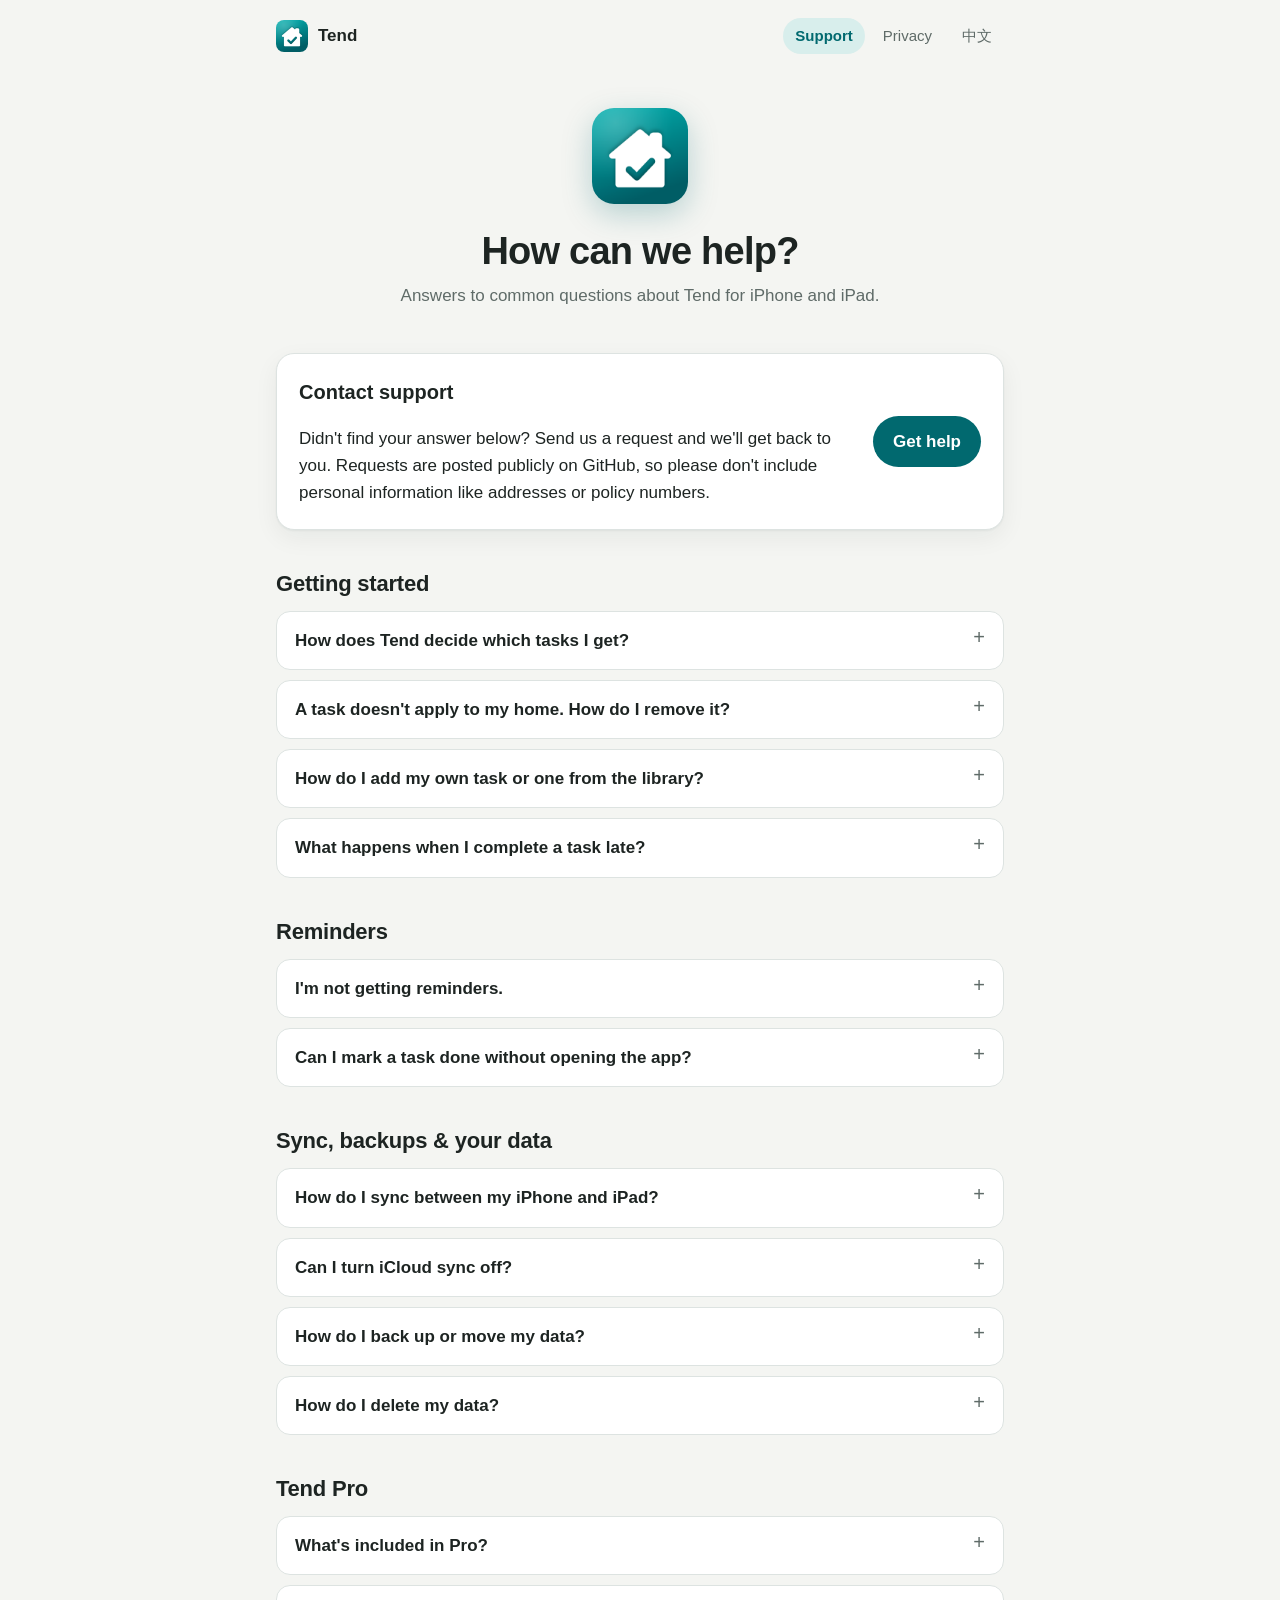
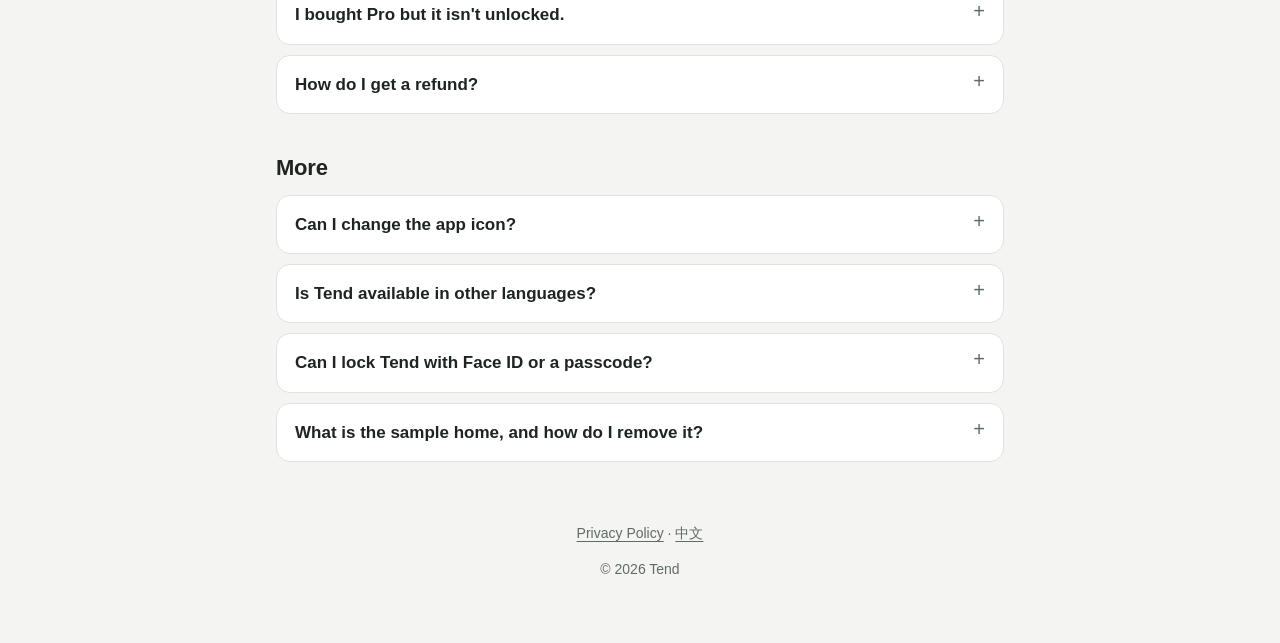
<file: index.html>
<!doctype html>
<html lang="en">
<head>
  <meta charset="utf-8">
  <meta name="viewport" content="width=device-width, initial-scale=1">
  <title>Tend Support</title>
  <meta name="description" content="Help and answers for Tend, the home maintenance app for iPhone and iPad.">
  <link rel="icon" href="assets/favicon.png">
  <link rel="apple-touch-icon" href="assets/icon.png">
  <link rel="alternate" hreflang="zh-Hans" href="zh/">
  <link rel="stylesheet" href="assets/style.css?v=2">
</head>
<body>
  <div class="wrap">
    <header class="site">
      <a class="brand" href="./"><img src="assets/favicon.png" alt="">Tend</a>
      <nav class="site" aria-label="Site">
        <a href="./" aria-current="page">Support</a>
        <a href="privacy.html">Privacy</a>
        <a href="zh/" lang="zh-Hans">中文</a>
      </nav>
    </header>

    <main>
      <section class="hero">
        <img src="assets/icon.png" alt="Tend app icon">
        <h1>How can we help?</h1>
        <p>Answers to common questions about Tend for iPhone and iPad.</p>
      </section>

      <section class="card contact" aria-labelledby="contact">
        <div class="text">
          <h2 id="contact">Contact support</h2>
          <p>Didn't find your answer below? Send us a request and we'll get back to you. Requests are posted publicly on GitHub, so please don't include personal information like addresses or policy numbers.</p>
        </div>
        <a class="button" href="https://github.com/Agoober/tend-support/issues/new/choose">Get help</a>
      </section>

      <h2 class="section">Getting started</h2>

      <details>
        <summary>How does Tend decide which tasks I get?</summary>
        <p>During setup you tell Tend your home type, hemisphere, whether your winters freeze, and what your home has (like a furnace, gutters or a pool). It picks the maintenance tasks that apply and spreads them across the year so you're never swamped. Seasonal tasks land in the right season — flipped for the Southern Hemisphere.</p>
        <p>To change your answers later, go to <strong>Home</strong> › tap your home's name. When you add features, Tend offers the matching tasks.</p>
      </details>

      <details>
        <summary>A task doesn't apply to my home. How do I remove it?</summary>
        <p>Press and hold the task (or open it) and choose <strong>Doesn't Apply to My Home</strong>. It's hidden from your plan but kept, so you can restore it from <strong>Plan</strong> › <strong>Hidden Tasks</strong>. You can also delete it.</p>
      </details>

      <details>
        <summary>How do I add my own task or one from the library?</summary>
        <p>In <strong>Plan</strong>, tap <kbd>+</kbd>. Choose <strong>New Task</strong> to create your own schedule, or <strong>Browse Task Library</strong> for dozens more expert tasks with step-by-step instructions.</p>
      </details>

      <details>
        <summary>What happens when I complete a task late?</summary>
        <p>Seasonal tasks (like "clean gutters in fall") keep their slot, so they're due again next season. Other tasks (like HVAC filters) repeat from the day you actually did them. You can also skip a task once, or snooze it to later.</p>
      </details>

      <h2 class="section">Reminders</h2>

      <details>
        <summary>I'm not getting reminders.</summary>
        <ol>
          <li>Open the iPhone <strong>Settings</strong> app › <strong>Notifications</strong> › <strong>Tend</strong> and make sure <strong>Allow Notifications</strong> is on.</li>
          <li>In Tend, go to <strong>Settings</strong> (gear icon) › <strong>Reminders</strong> and check that <strong>Weekly summary</strong> and <strong>Alert on due date</strong> are on and the time is right.</li>
          <li>Check that a Focus mode isn't silencing Tend.</li>
          <li>Open Tend once — reminders are refreshed whenever you open the app.</li>
        </ol>
      </details>

      <details>
        <summary>Can I mark a task done without opening the app?</summary>
        <p>Yes. Press and hold a due-date notification and choose <strong>Mark done</strong> or <strong>Remind me tomorrow</strong>. You can also add the <strong>Up Next</strong> widget to your Home Screen and tap the circle next to a task, or ask Siri "What's due in Tend?"</p>
      </details>

      <h2 class="section">Sync, backups &amp; your data</h2>

      <details>
        <summary>How do I sync between my iPhone and iPad?</summary>
        <p>Sync is automatic and free. Sign in to the same Apple Account with iCloud turned on for Tend on both devices (iPhone <strong>Settings</strong> › your name › <strong>iCloud</strong>). On a new device, choose <strong>I already use Tend on another device</strong> during setup and your homes appear within a few moments.</p>
        <p>You can check sync status in Tend › <strong>Settings</strong> › <strong>Sync &amp; Privacy</strong>.</p>
      </details>

      <details>
        <summary>Can I turn iCloud sync off?</summary>
        <p>Yes. Go to Tend › <strong>Settings</strong> › <strong>Sync &amp; Privacy</strong> and switch off <strong>iCloud Sync</strong>, then close and reopen Tend. That device keeps its own copy and stops sending or receiving changes. Nothing is deleted from iCloud, and turning the switch back on catches up with changes from your other devices. The switch is per device.</p>
      </details>

      <details>
        <summary>How do I back up or move my data?</summary>
        <p>Go to <strong>Settings</strong> › <strong>Your Data</strong> › <strong>Back Up</strong>. This creates a single file with everything for that home, including photos and documents. Save it to Files or send it to yourself. To bring it back, use <strong>Restore from Backup</strong>.</p>
      </details>

      <details>
        <summary>How do I delete my data?</summary>
        <p>To delete one home and everything in it from all your devices, go to <strong>Home</strong> › tap your home's name › <strong>Delete This Home</strong>. To remove everything stored in iCloud, go to iPhone <strong>Settings</strong> › your name › <strong>iCloud</strong> › <strong>Manage Account Storage</strong> › <strong>Tend</strong>. See our <a href="privacy.html">privacy policy</a> for details.</p>
      </details>

      <h2 class="section">Tend Pro</h2>

      <details>
        <summary>What's included in Pro?</summary>
        <p>A one-time purchase — no subscription — that unlocks the Replacement Forecast with a 5-year budget, the Home Report PDF, the Document Scanner, and multiple homes. Everything else, including iCloud sync and backups, is free.</p>
      </details>

      <details>
        <summary>I bought Pro but it isn't unlocked.</summary>
        <p>Go to <strong>Settings</strong> › <strong>Restore Purchase</strong> while signed in to the Apple Account you purchased with. Pro is also shared with your Family Sharing group.</p>
      </details>

      <details>
        <summary>How do I get a refund?</summary>
        <p>Purchases are handled by Apple. Request a refund at <a href="https://reportaproblem.apple.com">reportaproblem.apple.com</a>.</p>
      </details>

      <h2 class="section">More</h2>

      <details>
        <summary>Can I change the app icon?</summary>
        <p>Yes — go to <strong>Settings</strong> › <strong>App Icon</strong> and pick one of seven designs.</p>
      </details>

      <details>
        <summary>Is Tend available in other languages?</summary>
        <p>Tend is available in English and Simplified Chinese and follows your device language. To use a different language just for Tend, go to iPhone <strong>Settings</strong> › <strong>Apps</strong> › <strong>Tend</strong> › <strong>Language</strong>. Tasks keep the language they were created in.</p>
      </details>

      <details>
        <summary>Can I lock Tend with Face ID or a passcode?</summary>
        <p>Yes, using iOS itself. On iOS 18 or later, touch and hold the Tend icon on your Home Screen and choose <strong>Require Face ID</strong> (or <strong>Require Passcode</strong>). You can also choose <strong>Hide and Require Face ID</strong> to keep the app out of sight. Tend doesn't have its own lock, so there is nothing extra to set up and it can't lock you out of your data.</p>
      </details>

      <details>
        <summary>What is the sample home, and how do I remove it?</summary>
        <p>On the welcome screen you can choose <strong>Explore with sample data</strong> to look around a filled-in, fictional home before entering your own. It is never added automatically. To remove it, go to <strong>Home</strong> › tap the home's name › <strong>Delete This Home</strong>, then create your own home.</p>
      </details>
    </main>

    <footer class="site">
      <p><a href="privacy.html">Privacy Policy</a> · <a href="zh/" lang="zh-Hans">中文</a></p>
      <p>© 2026 Tend</p>
    </footer>
  </div>
</body>
</html>
</file>
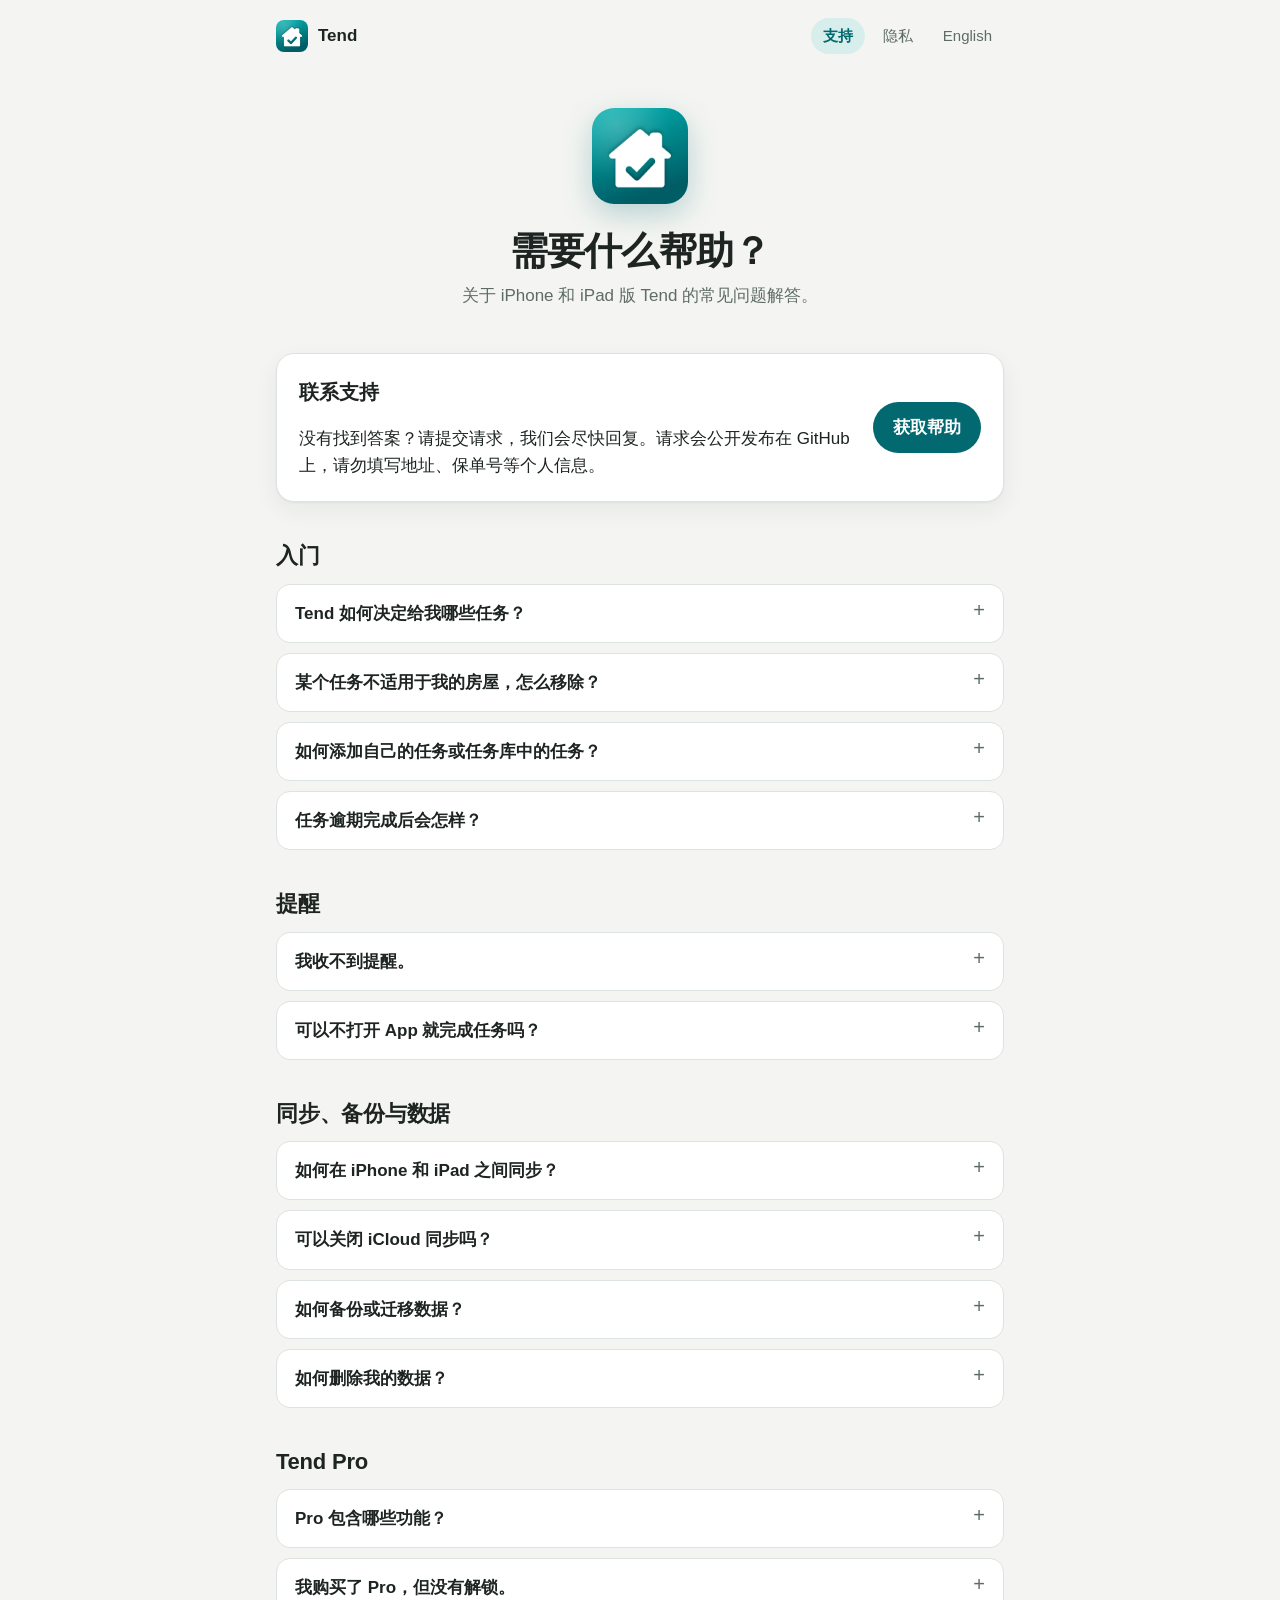
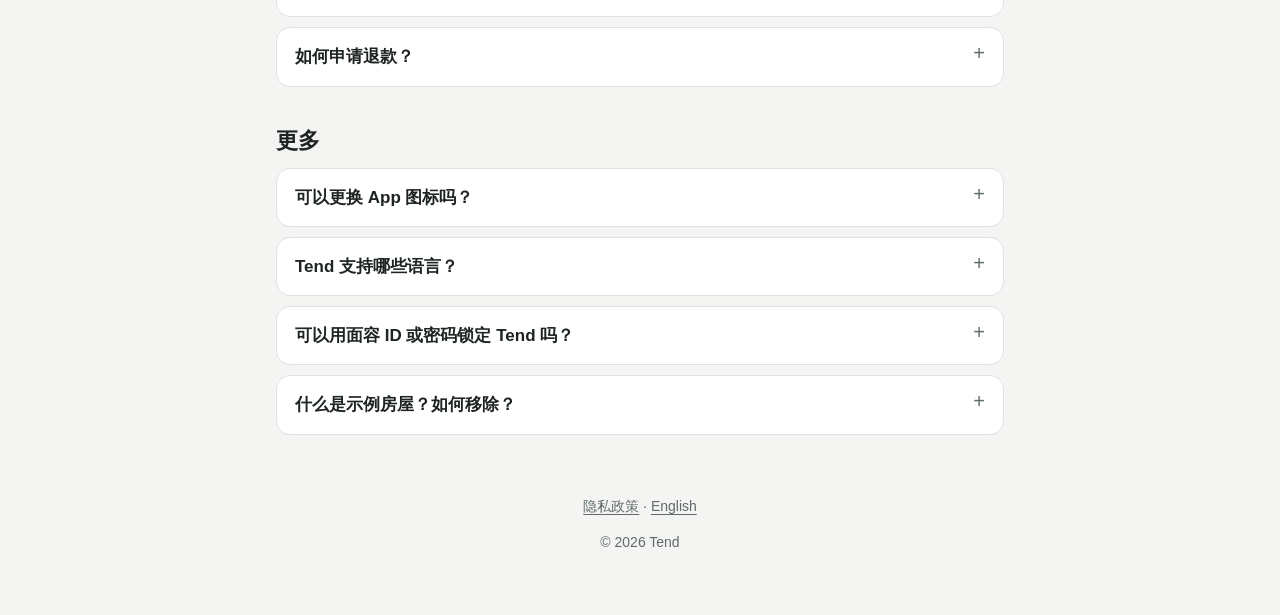
<file: zh/index.html>
<!doctype html>
<html lang="zh-Hans">
<head>
  <meta charset="utf-8">
  <meta name="viewport" content="width=device-width, initial-scale=1">
  <title>Tend 支持</title>
  <meta name="description" content="Tend（适用于 iPhone 和 iPad 的房屋维护 App）的帮助与常见问题。">
  <link rel="icon" href="../assets/favicon.png">
  <link rel="apple-touch-icon" href="../assets/icon.png">
  <link rel="alternate" hreflang="en" href="../">
  <link rel="stylesheet" href="../assets/style.css?v=2">
</head>
<body>
  <div class="wrap">
    <header class="site">
      <a class="brand" href="./"><img src="../assets/favicon.png" alt="">Tend</a>
      <nav class="site" aria-label="网站">
        <a href="./" aria-current="page">支持</a>
        <a href="privacy.html">隐私</a>
        <a href="../" lang="en">English</a>
      </nav>
    </header>

    <main>
      <section class="hero">
        <img src="../assets/icon.png" alt="Tend 应用图标">
        <h1>需要什么帮助？</h1>
        <p>关于 iPhone 和 iPad 版 Tend 的常见问题解答。</p>
      </section>

      <section class="card contact" aria-labelledby="contact">
        <div class="text">
          <h2 id="contact">联系支持</h2>
          <p>没有找到答案？请提交请求，我们会尽快回复。请求会公开发布在 GitHub 上，请勿填写地址、保单号等个人信息。</p>
        </div>
        <a class="button" href="https://github.com/Agoober/tend-support/issues/new/choose">获取帮助</a>
      </section>

      <h2 class="section">入门</h2>

      <details>
        <summary>Tend 如何决定给我哪些任务？</summary>
        <p>在设置过程中，你会告诉 Tend 房屋类型、所在半球、冬季是否结冰，以及家里有哪些设施（如暖炉、排水槽或泳池）。Tend 会挑选适用的维护任务，并分散安排在全年，让你不会手忙脚乱。季节性任务会落在正确的季节——南半球会自动对调。</p>
        <p>如需修改答案，请前往<strong>房屋</strong> › 轻点房屋名称。添加新设施后，Tend 会提供相应的任务。</p>
      </details>

      <details>
        <summary>某个任务不适用于我的房屋，怎么移除？</summary>
        <p>按住该任务（或打开它），选择<strong>不适用于我的房屋</strong>。任务会从计划中隐藏但仍会保留，你可以在<strong>计划</strong> › <strong>已隐藏的任务</strong>中恢复。也可以直接删除。</p>
      </details>

      <details>
        <summary>如何添加自己的任务或任务库中的任务？</summary>
        <p>在<strong>计划</strong>中轻点 <kbd>+</kbd>。选择<strong>新任务</strong>自定义时间安排，或选择<strong>浏览任务库</strong>，获取更多附带分步说明的专业任务。</p>
      </details>

      <details>
        <summary>任务逾期完成后会怎样？</summary>
        <p>季节性任务（如“秋季清理排水槽”）会保持原有时间段，下一季照常到期。其他任务（如空调滤网）会从你实际完成的那天开始重新计算。你也可以跳过一次，或推迟到之后。</p>
      </details>

      <h2 class="section">提醒</h2>

      <details>
        <summary>我收不到提醒。</summary>
        <ol>
          <li>打开 iPhone 的<strong>设置</strong> App › <strong>通知</strong> › <strong>Tend</strong>，确认<strong>允许通知</strong>已开启。</li>
          <li>在 Tend 中前往<strong>设置</strong>（齿轮图标）› <strong>提醒</strong>，确认<strong>每周摘要</strong>和<strong>到期当天提醒</strong>已开启，且时间正确。</li>
          <li>检查专注模式是否屏蔽了 Tend。</li>
          <li>打开一次 Tend——每次打开 App 时都会刷新提醒。</li>
        </ol>
      </details>

      <details>
        <summary>可以不打开 App 就完成任务吗？</summary>
        <p>可以。按住到期提醒通知，选择<strong>标记为完成</strong>或<strong>明天提醒我</strong>。你也可以在主屏幕添加<strong>接下来</strong>小组件，轻点任务旁的圆圈；或者问 Siri “Tend 里有什么到期了”。</p>
      </details>

      <h2 class="section">同步、备份与数据</h2>

      <details>
        <summary>如何在 iPhone 和 iPad 之间同步？</summary>
        <p>同步是自动且免费的。请在两台设备上登录同一个 Apple 账户，并为 Tend 开启 iCloud（iPhone <strong>设置</strong> › 你的姓名 › <strong>iCloud</strong>）。在新设备上设置时，选择<strong>我已在其他设备上使用 Tend</strong>，你的房屋很快就会出现。</p>
        <p>可以在 Tend › <strong>设置</strong> › <strong>同步与隐私</strong>中查看同步状态。</p>
      </details>

      <details>
        <summary>可以关闭 iCloud 同步吗？</summary>
        <p>可以。前往 Tend › <strong>设置</strong> › <strong>同步与隐私</strong>，关闭 <strong>iCloud 同步</strong>，然后完全关闭并重新打开 Tend。该设备会保留自己的副本，并停止发送和接收更改。iCloud 中不会删除任何内容，重新开启后会补上其他设备的更改。此开关仅针对当前设备。</p>
      </details>

      <details>
        <summary>如何备份或迁移数据？</summary>
        <p>前往<strong>设置</strong> › <strong>你的数据</strong> › <strong>备份</strong>。这会生成一个包含该房屋全部内容（含照片和文档）的文件，可以保存到“文件”App 或发送给自己。需要恢复时，使用<strong>从备份恢复</strong>。</p>
      </details>

      <details>
        <summary>如何删除我的数据？</summary>
        <p>要从所有设备上删除某套房屋及其全部内容，请前往<strong>房屋</strong> › 轻点房屋名称 › <strong>删除此房屋</strong>。要移除 iCloud 中存储的全部数据，请前往 iPhone <strong>设置</strong> › 你的姓名 › <strong>iCloud</strong> › <strong>管理账户储存空间</strong> › <strong>Tend</strong>。详见我们的<a href="privacy.html">隐私政策</a>。</p>
      </details>

      <h2 class="section">Tend Pro</h2>

      <details>
        <summary>Pro 包含哪些功能？</summary>
        <p>一次购买，无需订阅。解锁更换预测（含 5 年预算）、房屋报告 PDF、文档扫描和多套房屋。其他所有功能（包括 iCloud 同步和备份）都是免费的。</p>
      </details>

      <details>
        <summary>我购买了 Pro，但没有解锁。</summary>
        <p>请使用购买时的 Apple 账户登录，然后前往<strong>设置</strong> › <strong>恢复购买</strong>。Pro 也会与你的家人共享群组共享。</p>
      </details>

      <details>
        <summary>如何申请退款？</summary>
        <p>购买由 Apple 处理，请前往 <a href="https://reportaproblem.apple.com">reportaproblem.apple.com</a> 申请退款。</p>
      </details>

      <h2 class="section">更多</h2>

      <details>
        <summary>可以更换 App 图标吗？</summary>
        <p>可以。前往<strong>设置</strong> › <strong>应用图标</strong>，从七款设计中选择。</p>
      </details>

      <details>
        <summary>Tend 支持哪些语言？</summary>
        <p>Tend 支持英文和简体中文，并跟随设备语言。如需只为 Tend 使用其他语言，请前往 iPhone <strong>设置</strong> › <strong>App</strong> › <strong>Tend</strong> › <strong>语言</strong>。已创建的任务会保留创建时的语言。</p>
      </details>

      <details>
        <summary>可以用面容 ID 或密码锁定 Tend 吗？</summary>
        <p>可以，使用 iOS 自带功能即可。在 iOS 18 或更高版本中，长按主屏幕上的 Tend 图标，选择<strong>需要面容 ID</strong>（或<strong>需要密码</strong>）。也可以选择<strong>隐藏并需要面容 ID</strong>，让 App 不显示出来。Tend 没有自己的锁定功能，因此无需额外设置，也不会把你锁在数据之外。</p>
      </details>

      <details>
        <summary>什么是示例房屋？如何移除？</summary>
        <p>在欢迎页面，你可以选择<strong>用示例数据体验</strong>，在输入自己的信息之前先看看一个填好内容的虚构房屋。它不会被自动添加。要移除它，请前往<strong>房屋</strong> › 轻点房屋名称 › <strong>删除此房屋</strong>，然后创建你自己的房屋。</p>
      </details>
    </main>

    <footer class="site">
      <p><a href="privacy.html">隐私政策</a> · <a href="../" lang="en">English</a></p>
      <p>© 2026 Tend</p>
    </footer>
  </div>
</body>
</html>
</file>
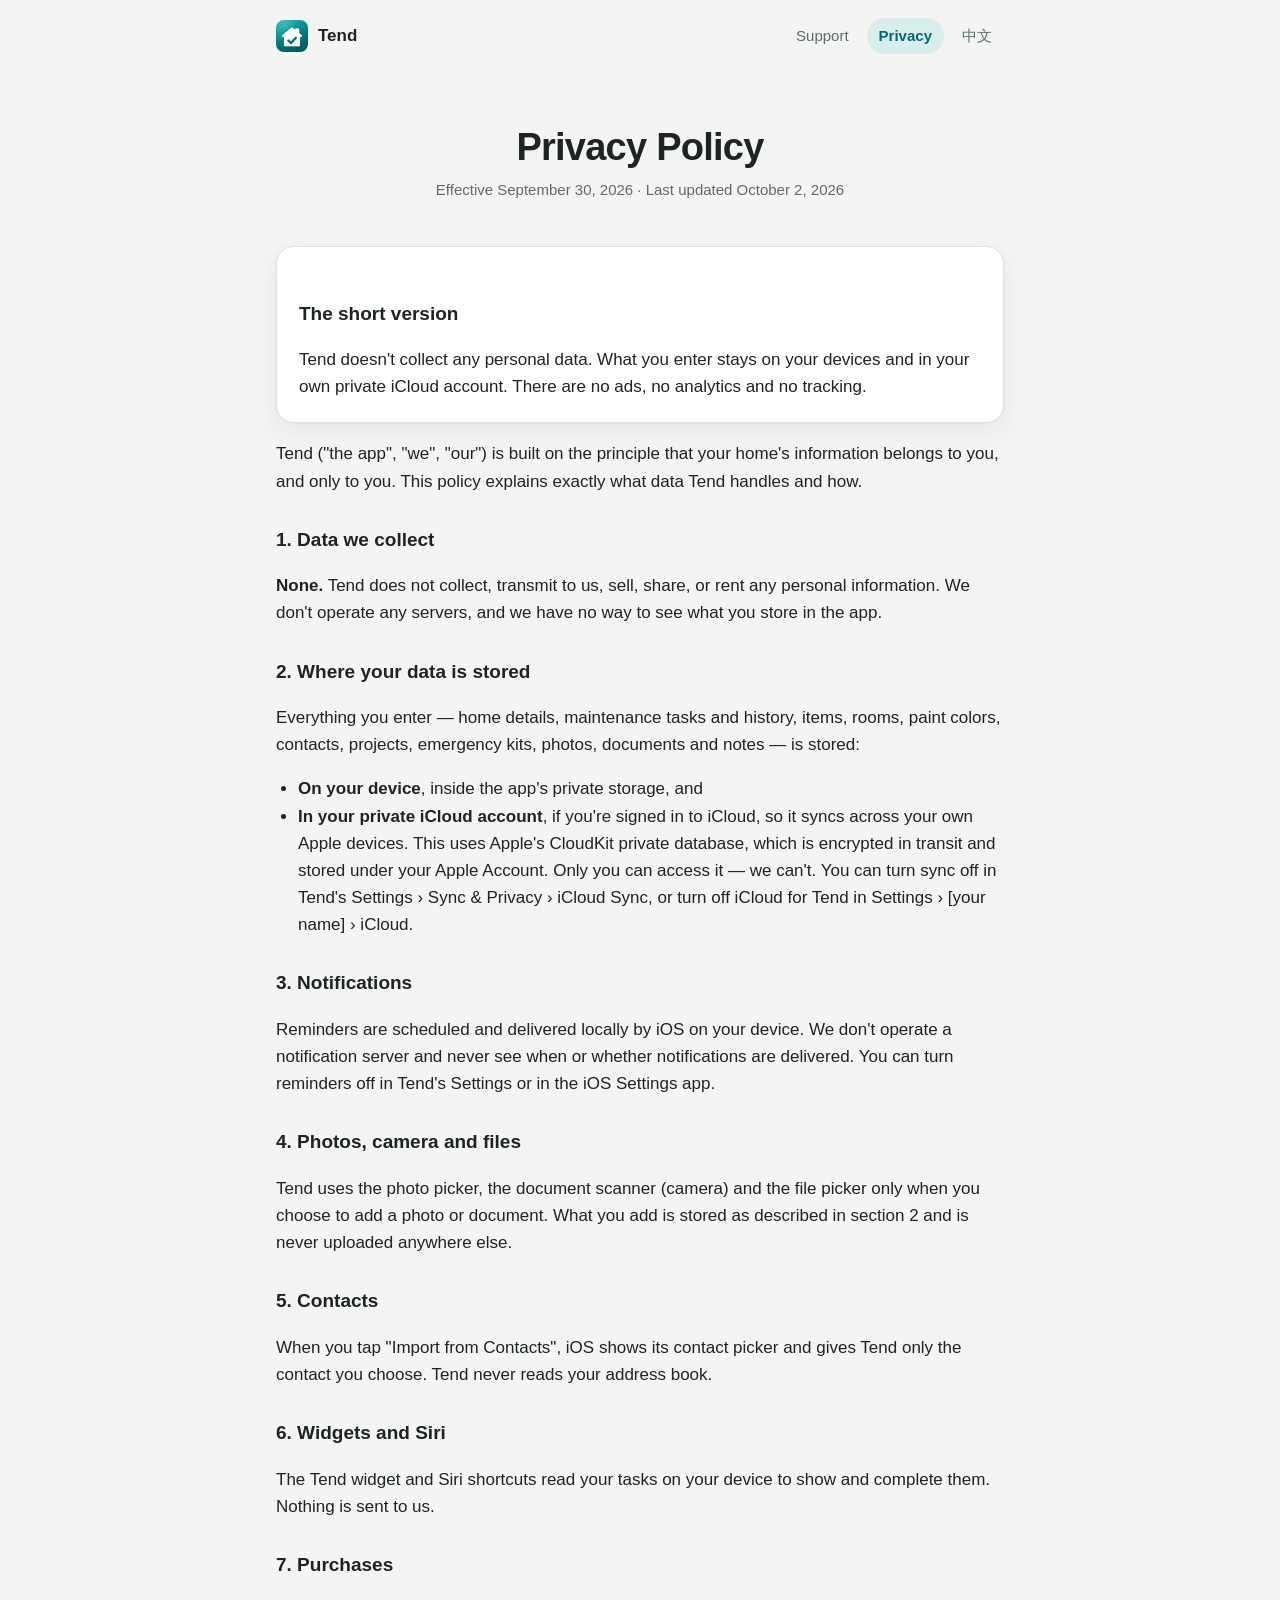
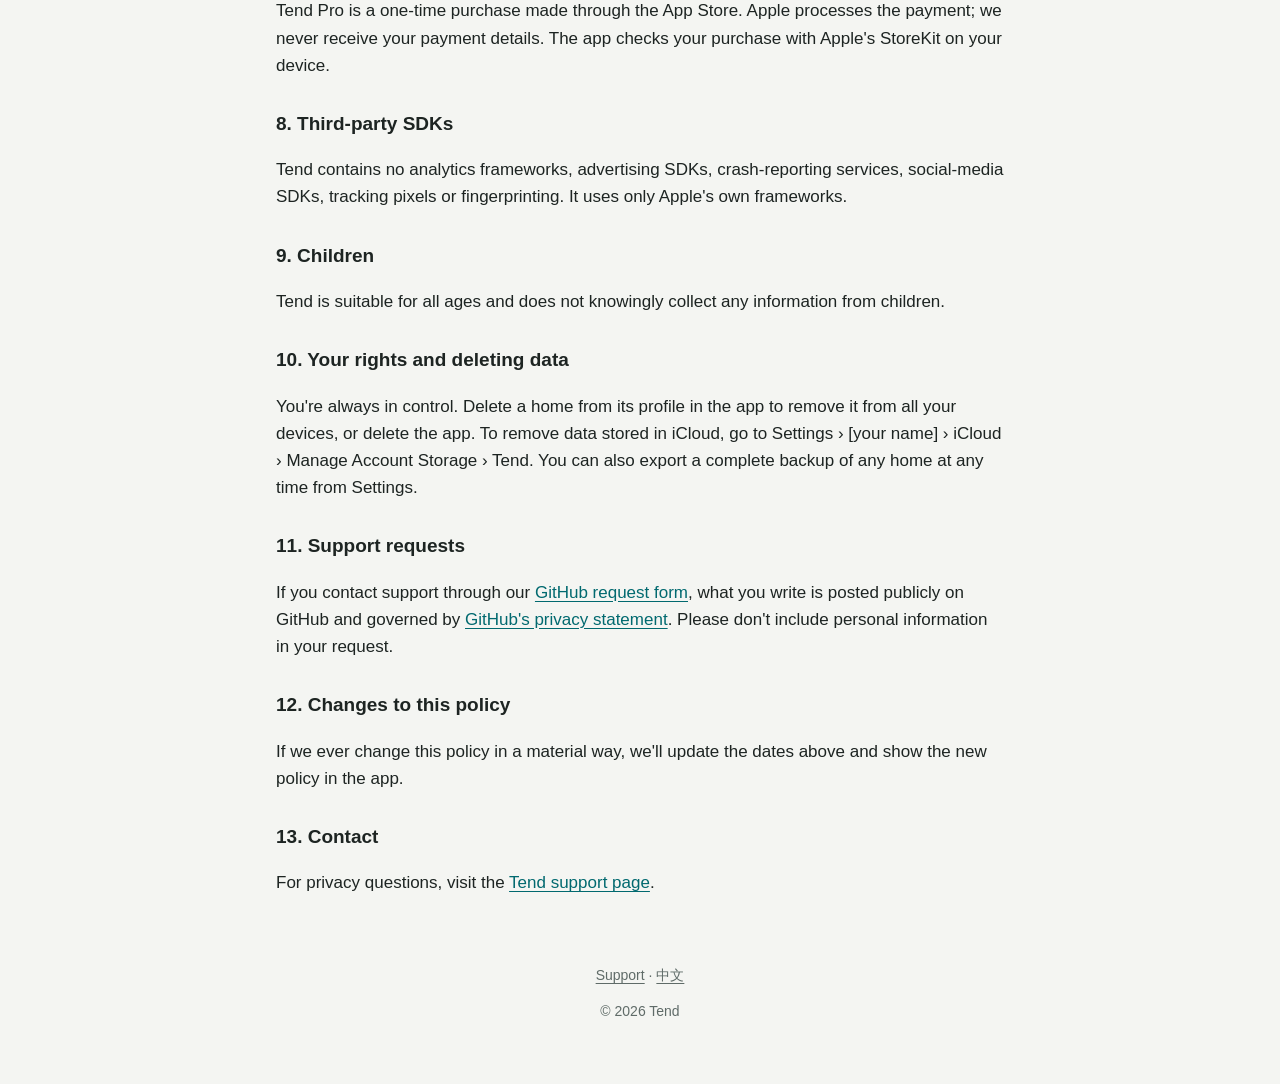
<file: privacy.html>
<!doctype html>
<html lang="en">
<head>
  <meta charset="utf-8">
  <meta name="viewport" content="width=device-width, initial-scale=1">
  <title>Tend Privacy Policy</title>
  <meta name="description" content="Tend doesn't collect any personal data. Your home records stay on your devices and in your private iCloud.">
  <link rel="icon" href="assets/favicon.png">
  <link rel="apple-touch-icon" href="assets/icon.png">
  <link rel="alternate" hreflang="zh-Hans" href="zh/privacy.html">
  <link rel="stylesheet" href="assets/style.css?v=2">
</head>
<body>
  <div class="wrap">
    <header class="site">
      <a class="brand" href="./"><img src="assets/favicon.png" alt="">Tend</a>
      <nav class="site" aria-label="Site">
        <a href="./">Support</a>
        <a href="privacy.html" aria-current="page">Privacy</a>
        <a href="zh/privacy.html" lang="zh-Hans">中文</a>
      </nav>
    </header>

    <main class="policy">
      <section class="hero">
        <h1>Privacy Policy</h1>
        <p class="meta">Effective September 30, 2026 · Last updated October 2, 2026</p>
      </section>

      <div class="card">
        <h2>The short version</h2>
        <p>Tend doesn't collect any personal data. What you enter stays on your devices and in your own private iCloud account. There are no ads, no analytics and no tracking.</p>
      </div>

      <p>Tend ("the app", "we", "our") is built on the principle that your home's information belongs to you, and only to you. This policy explains exactly what data Tend handles and how.</p>

      <h2>1. Data we collect</h2>
      <p><strong>None.</strong> Tend does not collect, transmit to us, sell, share, or rent any personal information. We don't operate any servers, and we have no way to see what you store in the app.</p>

      <h2>2. Where your data is stored</h2>
      <p>Everything you enter — home details, maintenance tasks and history, items, rooms, paint colors, contacts, projects, emergency kits, photos, documents and notes — is stored:</p>
      <ul>
        <li><strong>On your device</strong>, inside the app's private storage, and</li>
        <li><strong>In your private iCloud account</strong>, if you're signed in to iCloud, so it syncs across your own Apple devices. This uses Apple's CloudKit private database, which is encrypted in transit and stored under your Apple Account. Only you can access it — we can't. You can turn sync off in Tend's Settings › Sync &amp; Privacy › iCloud Sync, or turn off iCloud for Tend in Settings › [your name] › iCloud.</li>
      </ul>

      <h2>3. Notifications</h2>
      <p>Reminders are scheduled and delivered locally by iOS on your device. We don't operate a notification server and never see when or whether notifications are delivered. You can turn reminders off in Tend's Settings or in the iOS Settings app.</p>

      <h2>4. Photos, camera and files</h2>
      <p>Tend uses the photo picker, the document scanner (camera) and the file picker only when you choose to add a photo or document. What you add is stored as described in section 2 and is never uploaded anywhere else.</p>

      <h2>5. Contacts</h2>
      <p>When you tap "Import from Contacts", iOS shows its contact picker and gives Tend only the contact you choose. Tend never reads your address book.</p>

      <h2>6. Widgets and Siri</h2>
      <p>The Tend widget and Siri shortcuts read your tasks on your device to show and complete them. Nothing is sent to us.</p>

      <h2>7. Purchases</h2>
      <p>Tend Pro is a one-time purchase made through the App Store. Apple processes the payment; we never receive your payment details. The app checks your purchase with Apple's StoreKit on your device.</p>

      <h2>8. Third-party SDKs</h2>
      <p>Tend contains no analytics frameworks, advertising SDKs, crash-reporting services, social-media SDKs, tracking pixels or fingerprinting. It uses only Apple's own frameworks.</p>

      <h2>9. Children</h2>
      <p>Tend is suitable for all ages and does not knowingly collect any information from children.</p>

      <h2>10. Your rights and deleting data</h2>
      <p>You're always in control. Delete a home from its profile in the app to remove it from all your devices, or delete the app. To remove data stored in iCloud, go to Settings › [your name] › iCloud › Manage Account Storage › Tend. You can also export a complete backup of any home at any time from Settings.</p>

      <h2>11. Support requests</h2>
      <p>If you contact support through our <a href="https://github.com/Agoober/tend-support/issues/new/choose">GitHub request form</a>, what you write is posted publicly on GitHub and governed by <a href="https://docs.github.com/site-policy/privacy-policies/github-general-privacy-statement">GitHub's privacy statement</a>. Please don't include personal information in your request.</p>

      <h2>12. Changes to this policy</h2>
      <p>If we ever change this policy in a material way, we'll update the dates above and show the new policy in the app.</p>

      <h2>13. Contact</h2>
      <p>For privacy questions, visit the <a href="./">Tend support page</a>.</p>
    </main>

    <footer class="site">
      <p><a href="./">Support</a> · <a href="zh/privacy.html" lang="zh-Hans">中文</a></p>
      <p>© 2026 Tend</p>
    </footer>
  </div>
</body>
</html>
</file>
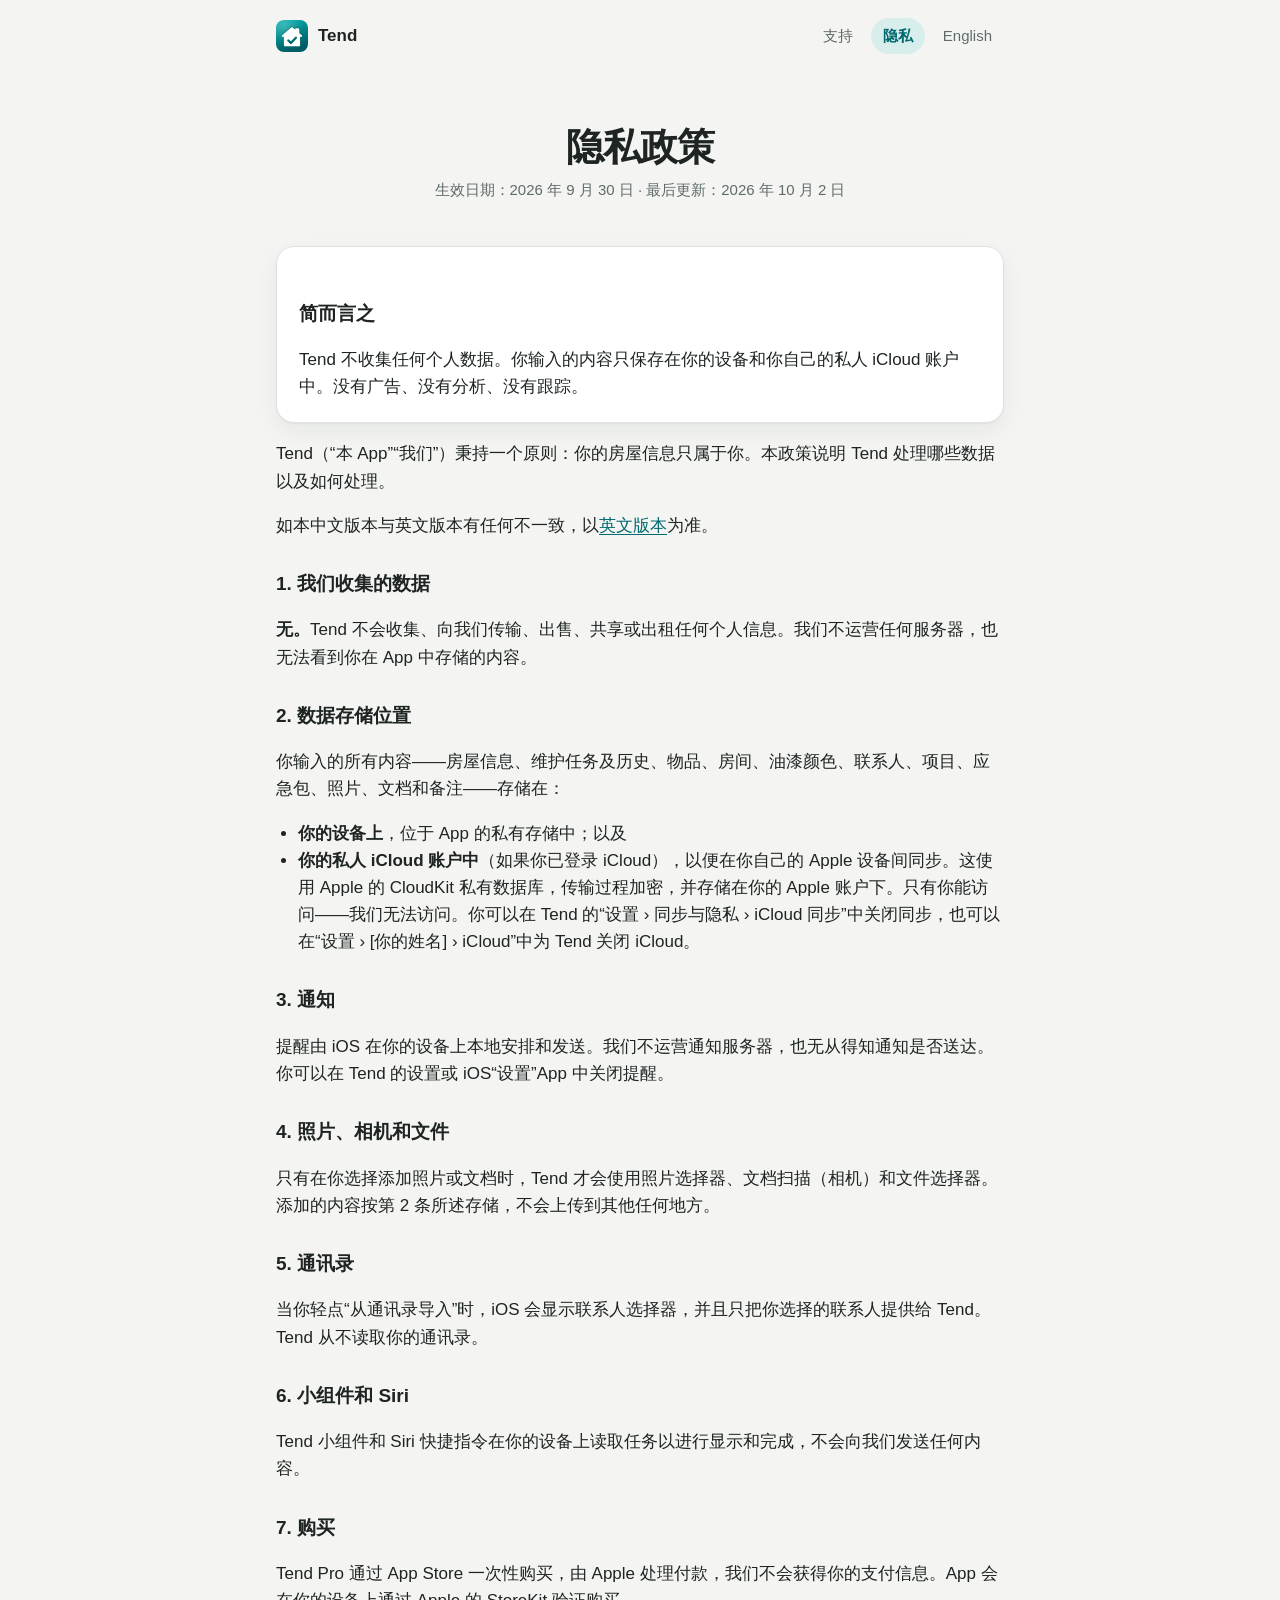
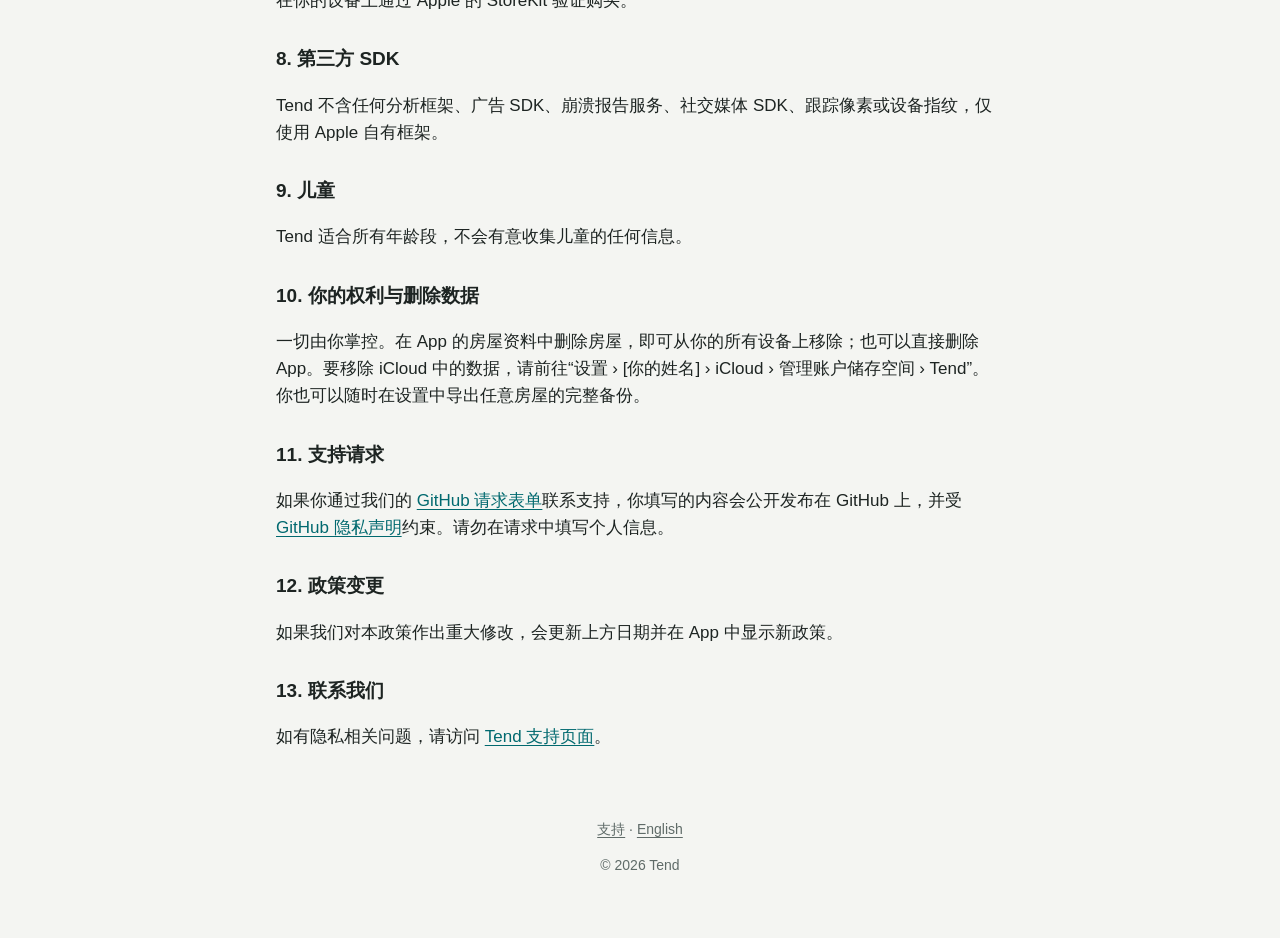
<file: zh/privacy.html>
<!doctype html>
<html lang="zh-Hans">
<head>
  <meta charset="utf-8">
  <meta name="viewport" content="width=device-width, initial-scale=1">
  <title>Tend 隐私政策</title>
  <meta name="description" content="Tend 不收集任何个人数据。你的房屋记录只保存在你的设备和私人 iCloud 中。">
  <link rel="icon" href="../assets/favicon.png">
  <link rel="apple-touch-icon" href="../assets/icon.png">
  <link rel="alternate" hreflang="en" href="../privacy.html">
  <link rel="stylesheet" href="../assets/style.css?v=2">
</head>
<body>
  <div class="wrap">
    <header class="site">
      <a class="brand" href="./"><img src="../assets/favicon.png" alt="">Tend</a>
      <nav class="site" aria-label="网站">
        <a href="./">支持</a>
        <a href="privacy.html" aria-current="page">隐私</a>
        <a href="../privacy.html" lang="en">English</a>
      </nav>
    </header>

    <main class="policy">
      <section class="hero">
        <h1>隐私政策</h1>
        <p class="meta">生效日期：2026 年 9 月 30 日 · 最后更新：2026 年 10 月 2 日</p>
      </section>

      <div class="card">
        <h2>简而言之</h2>
        <p>Tend 不收集任何个人数据。你输入的内容只保存在你的设备和你自己的私人 iCloud 账户中。没有广告、没有分析、没有跟踪。</p>
      </div>

      <p>Tend（“本 App”“我们”）秉持一个原则：你的房屋信息只属于你。本政策说明 Tend 处理哪些数据以及如何处理。</p>
      <p>如本中文版本与英文版本有任何不一致，以<a href="../privacy.html">英文版本</a>为准。</p>

      <h2>1. 我们收集的数据</h2>
      <p><strong>无。</strong>Tend 不会收集、向我们传输、出售、共享或出租任何个人信息。我们不运营任何服务器，也无法看到你在 App 中存储的内容。</p>

      <h2>2. 数据存储位置</h2>
      <p>你输入的所有内容——房屋信息、维护任务及历史、物品、房间、油漆颜色、联系人、项目、应急包、照片、文档和备注——存储在：</p>
      <ul>
        <li><strong>你的设备上</strong>，位于 App 的私有存储中；以及</li>
        <li><strong>你的私人 iCloud 账户中</strong>（如果你已登录 iCloud），以便在你自己的 Apple 设备间同步。这使用 Apple 的 CloudKit 私有数据库，传输过程加密，并存储在你的 Apple 账户下。只有你能访问——我们无法访问。你可以在 Tend 的“设置 › 同步与隐私 › iCloud 同步”中关闭同步，也可以在“设置 › [你的姓名] › iCloud”中为 Tend 关闭 iCloud。</li>
      </ul>

      <h2>3. 通知</h2>
      <p>提醒由 iOS 在你的设备上本地安排和发送。我们不运营通知服务器，也无从得知通知是否送达。你可以在 Tend 的设置或 iOS“设置”App 中关闭提醒。</p>

      <h2>4. 照片、相机和文件</h2>
      <p>只有在你选择添加照片或文档时，Tend 才会使用照片选择器、文档扫描（相机）和文件选择器。添加的内容按第 2 条所述存储，不会上传到其他任何地方。</p>

      <h2>5. 通讯录</h2>
      <p>当你轻点“从通讯录导入”时，iOS 会显示联系人选择器，并且只把你选择的联系人提供给 Tend。Tend 从不读取你的通讯录。</p>

      <h2>6. 小组件和 Siri</h2>
      <p>Tend 小组件和 Siri 快捷指令在你的设备上读取任务以进行显示和完成，不会向我们发送任何内容。</p>

      <h2>7. 购买</h2>
      <p>Tend Pro 通过 App Store 一次性购买，由 Apple 处理付款，我们不会获得你的支付信息。App 会在你的设备上通过 Apple 的 StoreKit 验证购买。</p>

      <h2>8. 第三方 SDK</h2>
      <p>Tend 不含任何分析框架、广告 SDK、崩溃报告服务、社交媒体 SDK、跟踪像素或设备指纹，仅使用 Apple 自有框架。</p>

      <h2>9. 儿童</h2>
      <p>Tend 适合所有年龄段，不会有意收集儿童的任何信息。</p>

      <h2>10. 你的权利与删除数据</h2>
      <p>一切由你掌控。在 App 的房屋资料中删除房屋，即可从你的所有设备上移除；也可以直接删除 App。要移除 iCloud 中的数据，请前往“设置 › [你的姓名] › iCloud › 管理账户储存空间 › Tend”。你也可以随时在设置中导出任意房屋的完整备份。</p>

      <h2>11. 支持请求</h2>
      <p>如果你通过我们的 <a href="https://github.com/Agoober/tend-support/issues/new/choose">GitHub 请求表单</a>联系支持，你填写的内容会公开发布在 GitHub 上，并受 <a href="https://docs.github.com/site-policy/privacy-policies/github-general-privacy-statement">GitHub 隐私声明</a>约束。请勿在请求中填写个人信息。</p>

      <h2>12. 政策变更</h2>
      <p>如果我们对本政策作出重大修改，会更新上方日期并在 App 中显示新政策。</p>

      <h2>13. 联系我们</h2>
      <p>如有隐私相关问题，请访问 <a href="./">Tend 支持页面</a>。</p>
    </main>

    <footer class="site">
      <p><a href="./">支持</a> · <a href="../privacy.html" lang="en">English</a></p>
      <p>© 2026 Tend</p>
    </footer>
  </div>
</body>
</html>
</file>
<file: assets/style.css>
:root {
  --bg: #f4f5f2;
  --surface: #ffffff;
  --surface-2: #eef3f2;
  --text: #1d2422;
  --muted: #5f6b68;
  --border: #dde3e1;
  --primary: #01696f;
  --primary-soft: #d8eeec;
  --radius: 18px;
  --shadow: 0 1px 2px rgba(16, 32, 30, 0.05), 0 8px 24px rgba(16, 32, 30, 0.06);
  color-scheme: light;
}

@media (prefers-color-scheme: dark) {
  :root {
    --bg: #0e1413;
    --surface: #161e1d;
    --surface-2: #1c2826;
    --text: #e5ecea;
    --muted: #93a19e;
    --border: #283432;
    --primary: #5cc6c0;
    --primary-soft: #173a38;
    --shadow: none;
    color-scheme: dark;
  }
}

* { box-sizing: border-box; }

html { -webkit-text-size-adjust: 100%; }

body {
  margin: 0;
  background: var(--bg);
  color: var(--text);
  font: 17px/1.6 -apple-system, BlinkMacSystemFont, "SF Pro Text", "PingFang SC", "Segoe UI", Roboto, "Helvetica Neue", sans-serif;
}

a { color: var(--primary); text-underline-offset: 3px; }

.wrap { max-width: 760px; margin: 0 auto; padding: 0 16px; }

header.site {
  display: flex;
  align-items: center;
  justify-content: space-between;
  gap: 12px;
  padding: 18px 0;
}

.brand {
  display: flex;
  align-items: center;
  gap: 10px;
  font-weight: 650;
  color: var(--text);
  text-decoration: none;
}
.brand img { width: 32px; height: 32px; border-radius: 8px; }

nav.site { display: flex; gap: 6px; flex-wrap: wrap; }
nav.site a {
  color: var(--muted);
  text-decoration: none;
  font-size: 15px;
  padding: 6px 12px;
  border-radius: 999px;
}
nav.site a:hover { background: var(--surface-2); color: var(--text); }
nav.site a[aria-current="page"] { background: var(--primary-soft); color: var(--primary); font-weight: 600; }

.hero { text-align: center; padding: 36px 0 28px; }
.hero img { width: 96px; height: 96px; border-radius: 22px; box-shadow: 0 10px 30px rgba(1, 105, 111, 0.25); }
.hero h1 { font-size: clamp(28px, 6vw, 38px); line-height: 1.15; margin: 18px 0 8px; letter-spacing: -0.02em; }
.hero p { color: var(--muted); margin: 0 auto; max-width: 520px; }

.card {
  background: var(--surface);
  border: 1px solid var(--border);
  border-radius: var(--radius);
  box-shadow: var(--shadow);
  padding: 22px;
  margin: 16px 0;
}
.card h2 { margin: 0 0 6px; font-size: 20px; }
.card p:last-child { margin-bottom: 0; }

.contact {
  display: flex;
  gap: 18px;
  align-items: center;
  flex-wrap: wrap;
}
.contact .text { flex: 1 1 280px; }

.button {
  display: inline-block;
  background: var(--primary);
  color: #fff;
  text-decoration: none;
  font-weight: 600;
  padding: 12px 20px;
  border-radius: 999px;
  white-space: nowrap;
}
@media (prefers-color-scheme: dark) { .button { color: #062421; } }
.button:hover { filter: brightness(1.08); }

h2.section { font-size: 22px; margin: 36px 0 10px; letter-spacing: -0.01em; }

details {
  background: var(--surface);
  border: 1px solid var(--border);
  border-radius: 14px;
  margin: 10px 0;
  padding: 0 18px;
}
details[open] { padding-bottom: 14px; }
summary {
  cursor: pointer;
  list-style: none;
  font-weight: 600;
  padding: 15px 0;
  display: flex;
  justify-content: space-between;
  gap: 12px;
}
summary::-webkit-details-marker { display: none; }
summary::after { content: "+"; color: var(--muted); font-weight: 400; font-size: 20px; line-height: 1; }
details[open] summary::after { content: "–"; }
details p, details ol, details ul { margin: 0 0 10px; color: var(--text); }
details li { margin: 4px 0; }

.policy h2 { font-size: 19px; margin: 30px 0 6px; }
.policy ul { padding-left: 22px; }
.meta { color: var(--muted); font-size: 15px; }

footer.site {
  color: var(--muted);
  font-size: 14px;
  padding: 36px 0 48px;
  text-align: center;
}
footer.site a { color: var(--muted); }

kbd {
  font: 600 14px/1 ui-monospace, "SF Mono", Menlo, monospace;
  background: var(--surface-2);
  border: 1px solid var(--border);
  border-radius: 6px;
  padding: 2px 6px;
}

@media (max-width: 460px) {
  header.site { gap: 6px; }
  .brand { font-size: 16px; gap: 8px; }
  .brand img { width: 28px; height: 28px; }
  nav.site { gap: 2px; flex-wrap: nowrap; }
  nav.site a { font-size: 14px; padding: 6px 9px; }
}
</file>
